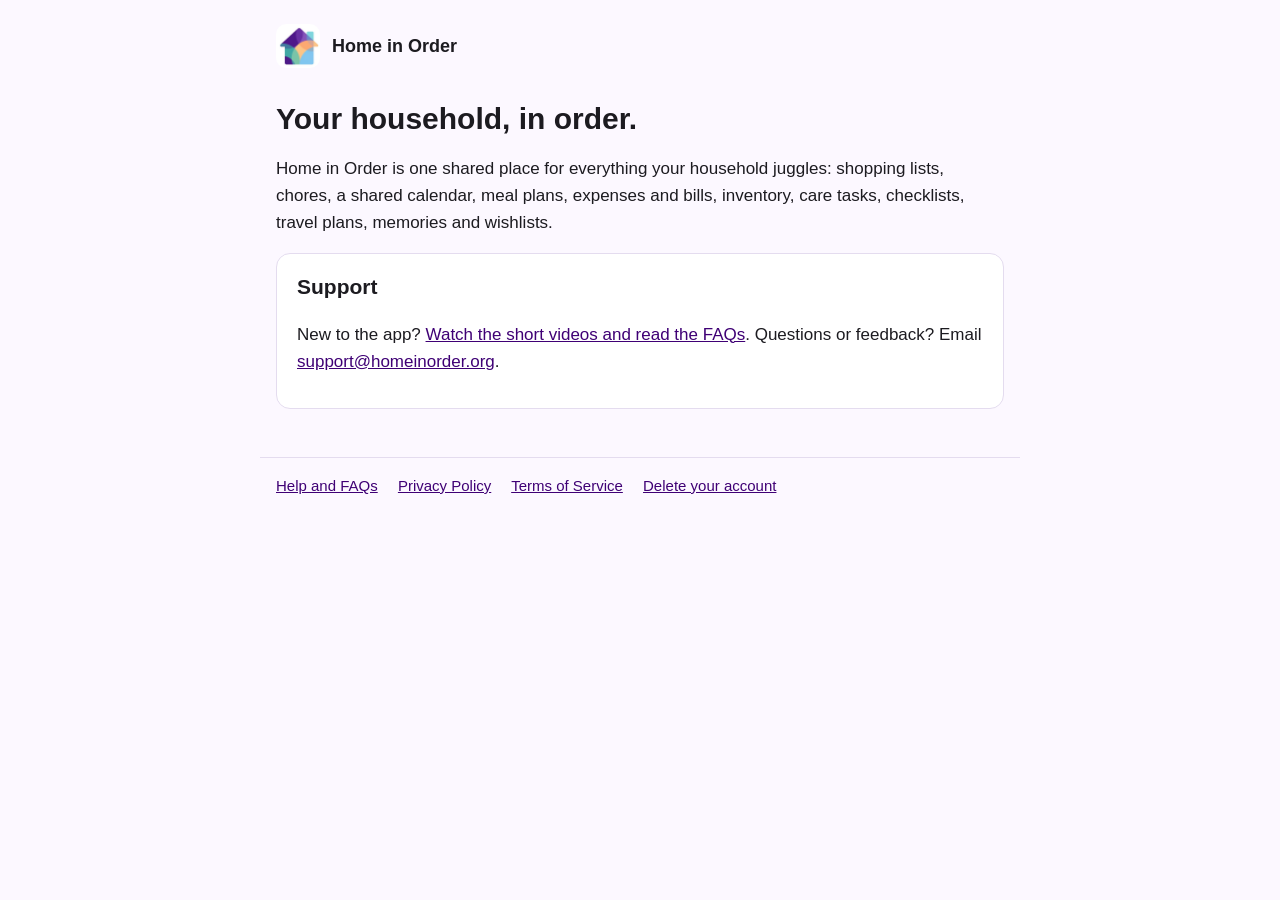
<file: index.html>
<!doctype html>
<html lang="en">
<head>
  <meta charset="utf-8">
  <meta name="viewport" content="width=device-width, initial-scale=1">
  <title>Home in Order</title>
  <meta name="description" content="Home in Order: one shared place for your household's shopping, chores, calendar, expenses and more.">
  <link rel="icon" href="logo.png">
  <link rel="stylesheet" href="styles.css">
</head>
<body>
  <header>
    <a href="./"><img src="logo.png" alt="">Home in Order</a>
  </header>

  <main>
    <h1>Your household, in order.</h1>
    <p>Home in Order is one shared place for everything your household juggles: shopping lists, chores, a shared calendar, meal plans, expenses and bills, inventory, care tasks, checklists, travel plans, memories and wishlists.</p>

    <div class="card">
      <h2 style="margin-top: 0">Support</h2>
      <p>New to the app? <a href="help.html">Watch the short videos and read the FAQs</a>. Questions or feedback? Email <a href="mailto:support@homeinorder.org">support@homeinorder.org</a>.</p>
    </div>
  </main>

  <footer>
    <a href="help.html">Help and FAQs</a>
    <a href="privacy.html">Privacy Policy</a>
    <a href="terms.html">Terms of Service</a>
    <a href="delete-account.html">Delete your account</a>
  </footer>
</body>
</html>
</file>
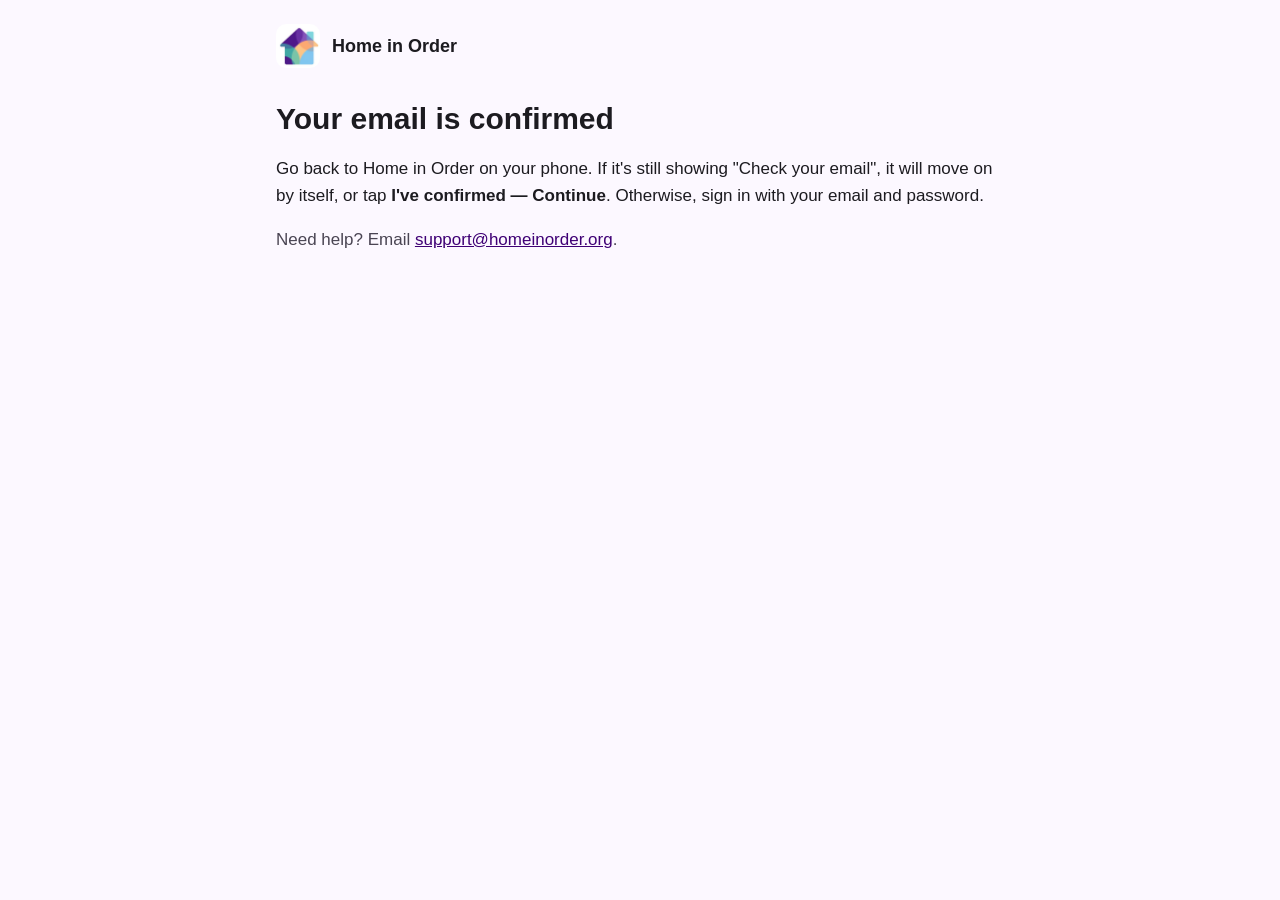
<file: auth/email-confirmed/index.html>
<!doctype html>
<html lang="en">
<head>
  <meta charset="utf-8">
  <meta name="viewport" content="width=device-width, initial-scale=1">
  <meta name="robots" content="noindex">
  <title>Email Confirmation | Home in Order</title>
  <link rel="icon" href="../../logo.png">
  <link rel="stylesheet" href="../../styles.css">
</head>
<body>
  <!-- Supabase sends signup confirmation links here. On Android with the app
       installed, App Links open the app instead (see /.well-known/assetlinks.json);
       this page is for computers, phones without the app, and in-app browsers. -->
  <header>
    <a href="../../"><img src="../../logo.png" alt="">Home in Order</a>
  </header>

  <main>
    <div id="confirmed">
      <h1>Your email is confirmed</h1>
      <p>Go back to Home in Order on your phone. If it's still showing "Check your email", it will move on by itself, or tap <strong>I've confirmed — Continue</strong>. Otherwise, sign in with your email and password.</p>
    </div>
    <div id="expired" hidden>
      <h1>This link has expired</h1>
      <p>This confirmation link has expired or was already used. Try signing in to Home in Order. If that doesn't work, sign up again to get a new link.</p>
    </div>
    <p class="updated">Need help? Email <a href="mailto:support@homeinorder.org">support@homeinorder.org</a>.</p>
  </main>

  <script>
    var params = new URLSearchParams(location.search + "&" + location.hash.slice(1));
    if (params.get("error")) {
      document.getElementById("confirmed").hidden = true;
      document.getElementById("expired").hidden = false;
    }
  </script>
</body>
</html>
</file>
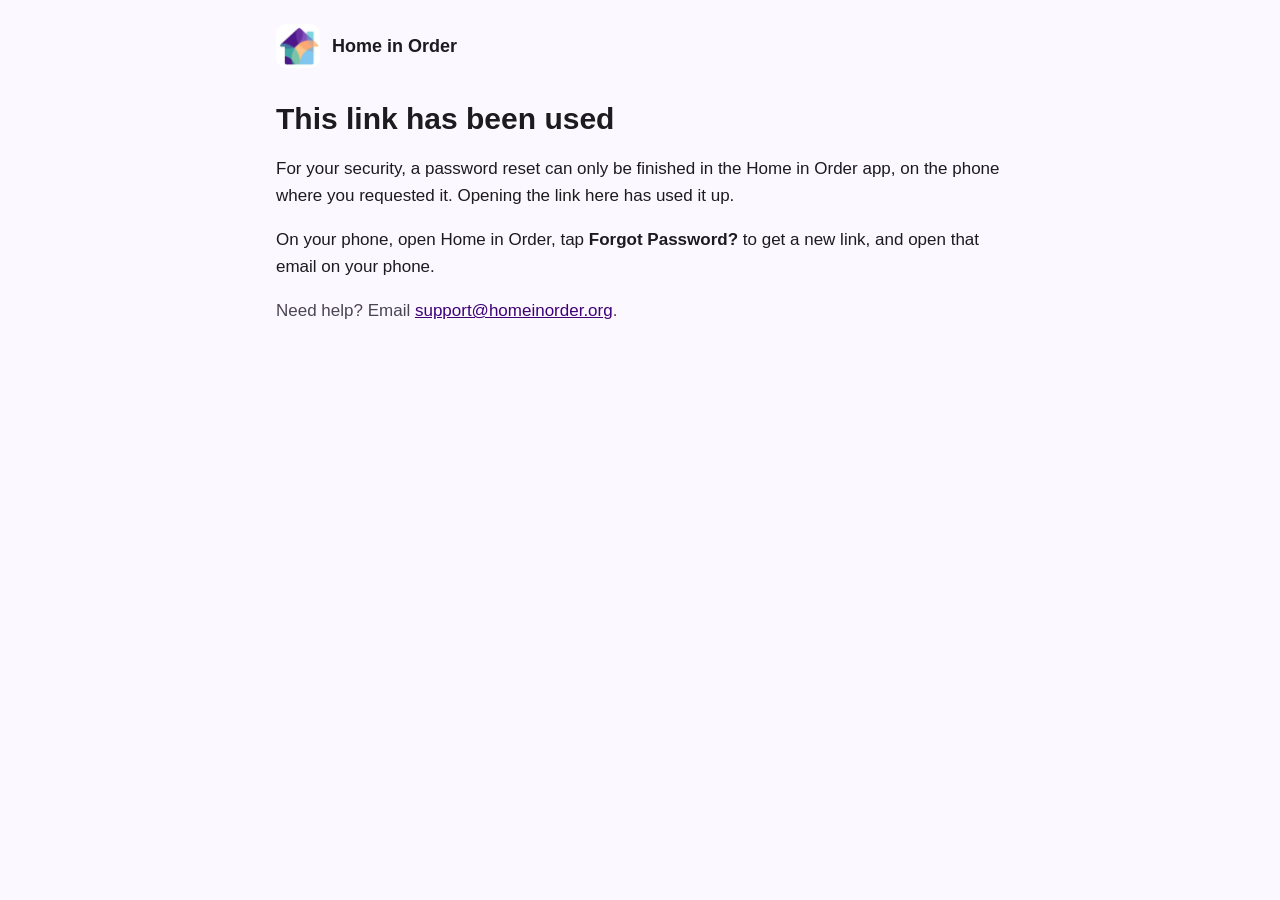
<file: auth/reset-password/index.html>
<!doctype html>
<html lang="en">
<head>
  <meta charset="utf-8">
  <meta name="viewport" content="width=device-width, initial-scale=1">
  <meta name="robots" content="noindex">
  <title>Reset Password | Home in Order</title>
  <link rel="icon" href="../../logo.png">
  <link rel="stylesheet" href="../../styles.css">
</head>
<body>
  <!-- Supabase sends password reset links here. On Android with the app
       installed, App Links open the app instead (see /.well-known/assetlinks.json).
       The reset can only finish in the app on the phone that requested it: the
       one-time code is paired with a secret stored there. Opening the email
       link anywhere uses it up, so on a computer the only way forward is a new
       link requested on the phone. -->
  <header>
    <a href="../../"><img src="../../logo.png" alt="">Home in Order</a>
  </header>

  <main>
    <div id="on-phone" hidden>
      <h1>Finish resetting in the app</h1>
      <p>If Home in Order didn't open, tap the button below. This only works on the phone where you requested the reset.</p>
    </div>
    <div id="on-computer">
      <h1>This link has been used</h1>
      <p>For your security, a password reset can only be finished in the Home in Order app, on the phone where you requested it. Opening the link here has used it up.</p>
      <p>On your phone, open Home in Order, tap <strong>Forgot Password?</strong> to get a new link, and open that email on your phone.</p>
    </div>
    <div id="expired" hidden>
      <h1>This link has expired</h1>
      <p>This reset link has expired or was already used. In the app, tap <strong>Forgot Password?</strong> on the sign-in screen to get a new one.</p>
    </div>
    <p id="open-app" hidden><a id="open-app-link" class="card" style="display:inline-block; text-decoration:none; font-weight:700" href="homeinorder://reset-password">Open the app</a></p>
    <p class="updated">Need help? Email <a href="mailto:support@homeinorder.org">support@homeinorder.org</a>.</p>
  </main>

  <script>
    var params = new URLSearchParams(location.search + "&" + location.hash.slice(1));
    var isPhone = /Android|iPhone|iPad|iPod/i.test(navigator.userAgent);
    if (params.get("error")) {
      document.getElementById("on-computer").hidden = true;
      document.getElementById("expired").hidden = false;
    } else if (isPhone) {
      // Likely an email app's built-in browser that didn't hand the link to
      // the app: pass the one-time code on to the app on this phone.
      document.getElementById("on-computer").hidden = true;
      document.getElementById("on-phone").hidden = false;
      document.getElementById("open-app").hidden = false;
      if (params.get("code")) {
        document.getElementById("open-app-link").href =
          "homeinorder://reset-password?code=" + encodeURIComponent(params.get("code"));
      }
    }
  </script>
</body>
</html>
</file>
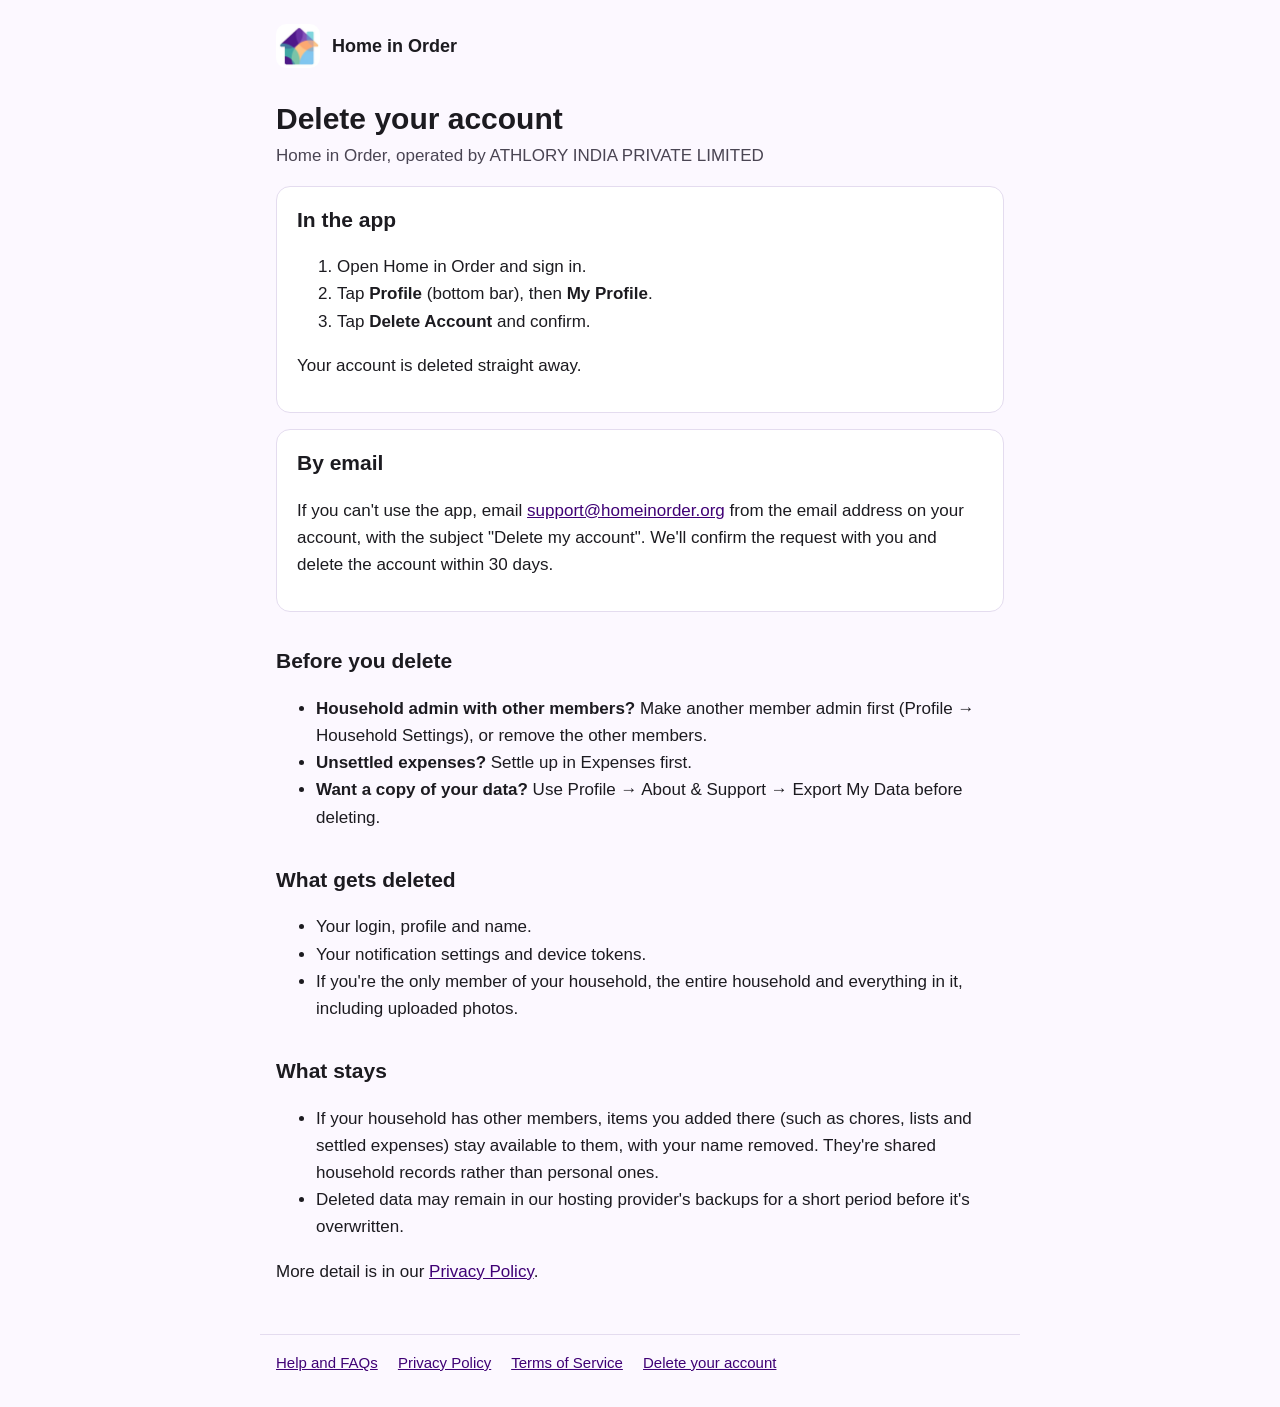
<file: delete-account.html>
<!doctype html>
<html lang="en">
<head>
  <meta charset="utf-8">
  <meta name="viewport" content="width=device-width, initial-scale=1">
  <title>Delete Your Account | Home in Order</title>
  <meta name="description" content="How to delete your Home in Order account and what happens to your data.">
  <link rel="icon" href="logo.png">
  <link rel="stylesheet" href="styles.css">
</head>
<body>
  <header>
    <a href="./"><img src="logo.png" alt="">Home in Order</a>
  </header>

  <main>
    <h1>Delete your account</h1>
    <p class="updated">Home in Order, operated by ATHLORY INDIA PRIVATE LIMITED</p>

    <div class="card">
      <h2 style="margin-top: 0">In the app</h2>
      <ol>
        <li>Open Home in Order and sign in.</li>
        <li>Tap <strong>Profile</strong> (bottom bar), then <strong>My Profile</strong>.</li>
        <li>Tap <strong>Delete Account</strong> and confirm.</li>
      </ol>
      <p>Your account is deleted straight away.</p>
    </div>

    <div class="card">
      <h2 style="margin-top: 0">By email</h2>
      <p>If you can't use the app, email <a href="mailto:support@homeinorder.org?subject=Delete%20my%20account">support@homeinorder.org</a> from the email address on your account, with the subject "Delete my account". We'll confirm the request with you and delete the account within 30 days.</p>
    </div>

    <h2>Before you delete</h2>
    <ul>
      <li><strong>Household admin with other members?</strong> Make another member admin first (Profile → Household Settings), or remove the other members.</li>
      <li><strong>Unsettled expenses?</strong> Settle up in Expenses first.</li>
      <li><strong>Want a copy of your data?</strong> Use Profile → About &amp; Support → Export My Data before deleting.</li>
    </ul>

    <h2>What gets deleted</h2>
    <ul>
      <li>Your login, profile and name.</li>
      <li>Your notification settings and device tokens.</li>
      <li>If you're the only member of your household, the entire household and everything in it, including uploaded photos.</li>
    </ul>

    <h2>What stays</h2>
    <ul>
      <li>If your household has other members, items you added there (such as chores, lists and settled expenses) stay available to them, with your name removed. They're shared household records rather than personal ones.</li>
      <li>Deleted data may remain in our hosting provider's backups for a short period before it's overwritten.</li>
    </ul>

    <p>More detail is in our <a href="privacy.html">Privacy Policy</a>.</p>
  </main>

  <footer>
    <a href="help.html">Help and FAQs</a>
    <a href="privacy.html">Privacy Policy</a>
    <a href="terms.html">Terms of Service</a>
    <a href="delete-account.html">Delete your account</a>
  </footer>
</body>
</html>
</file>
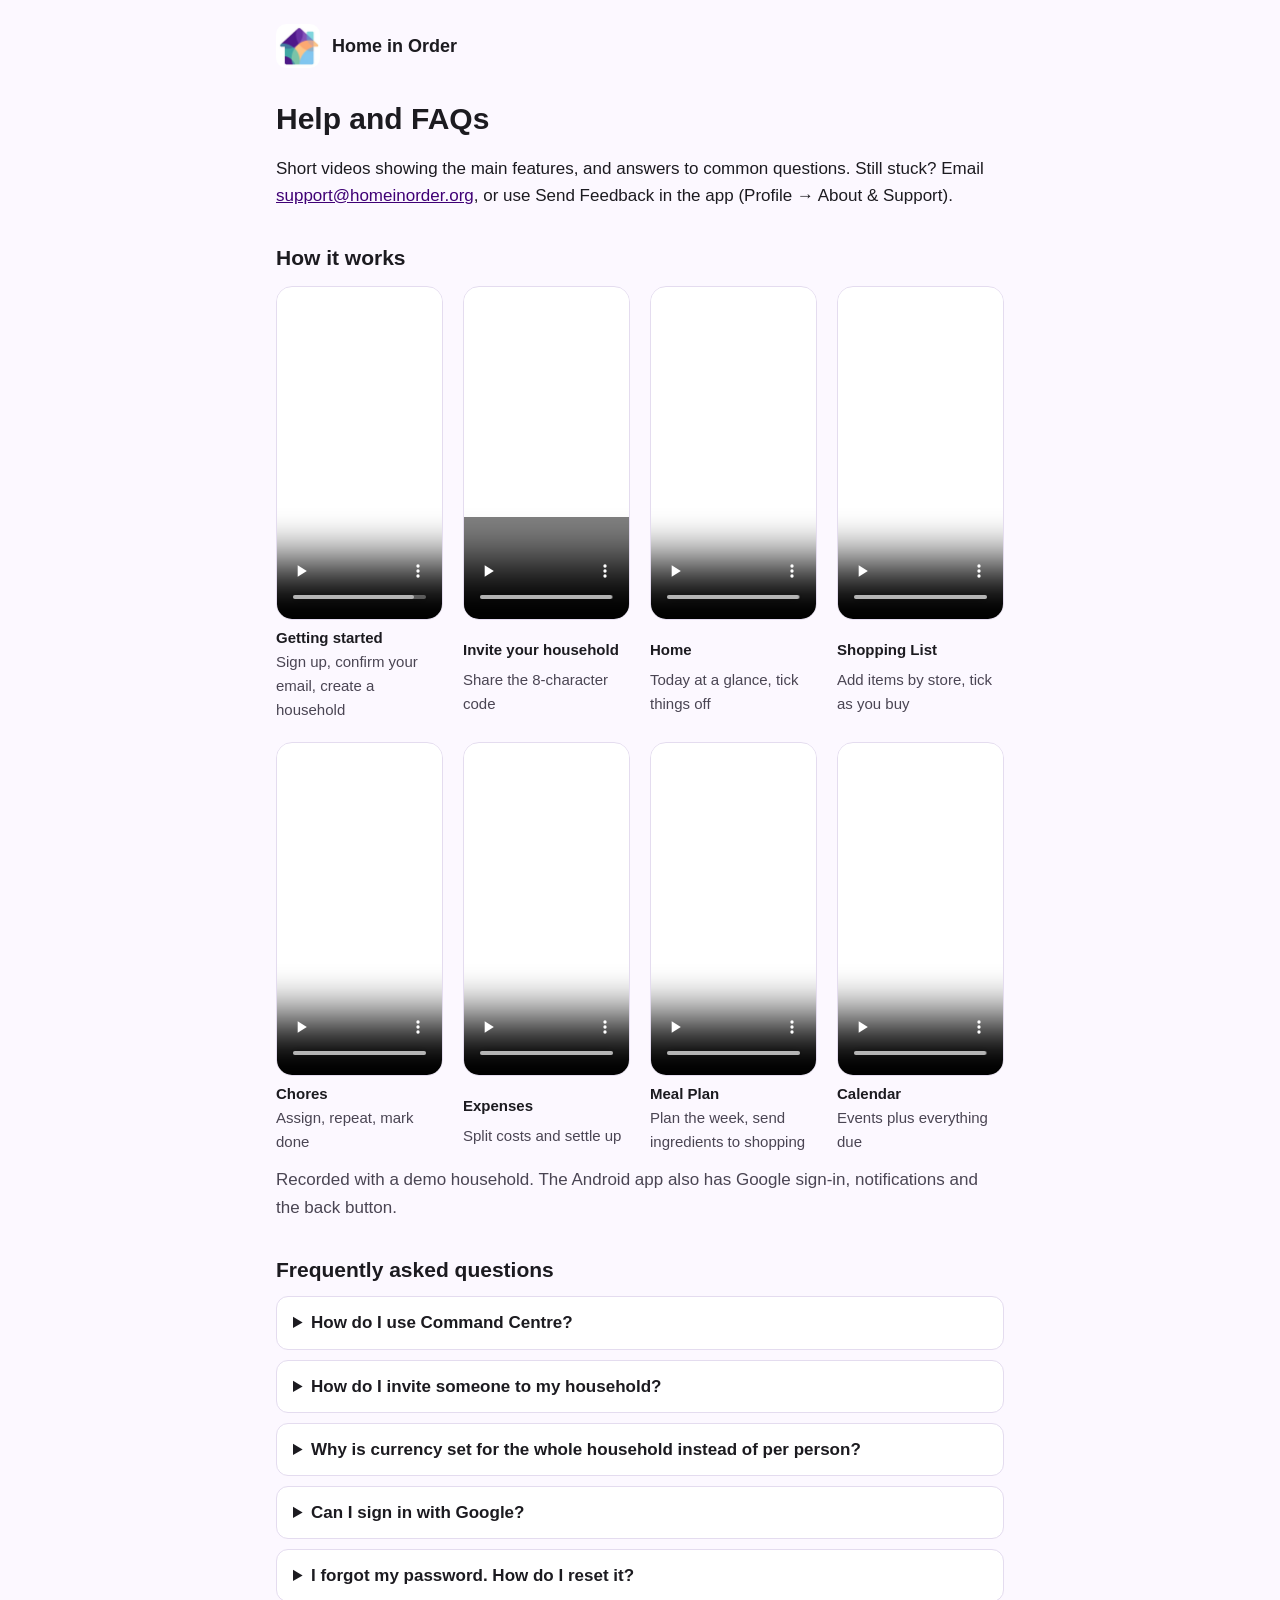
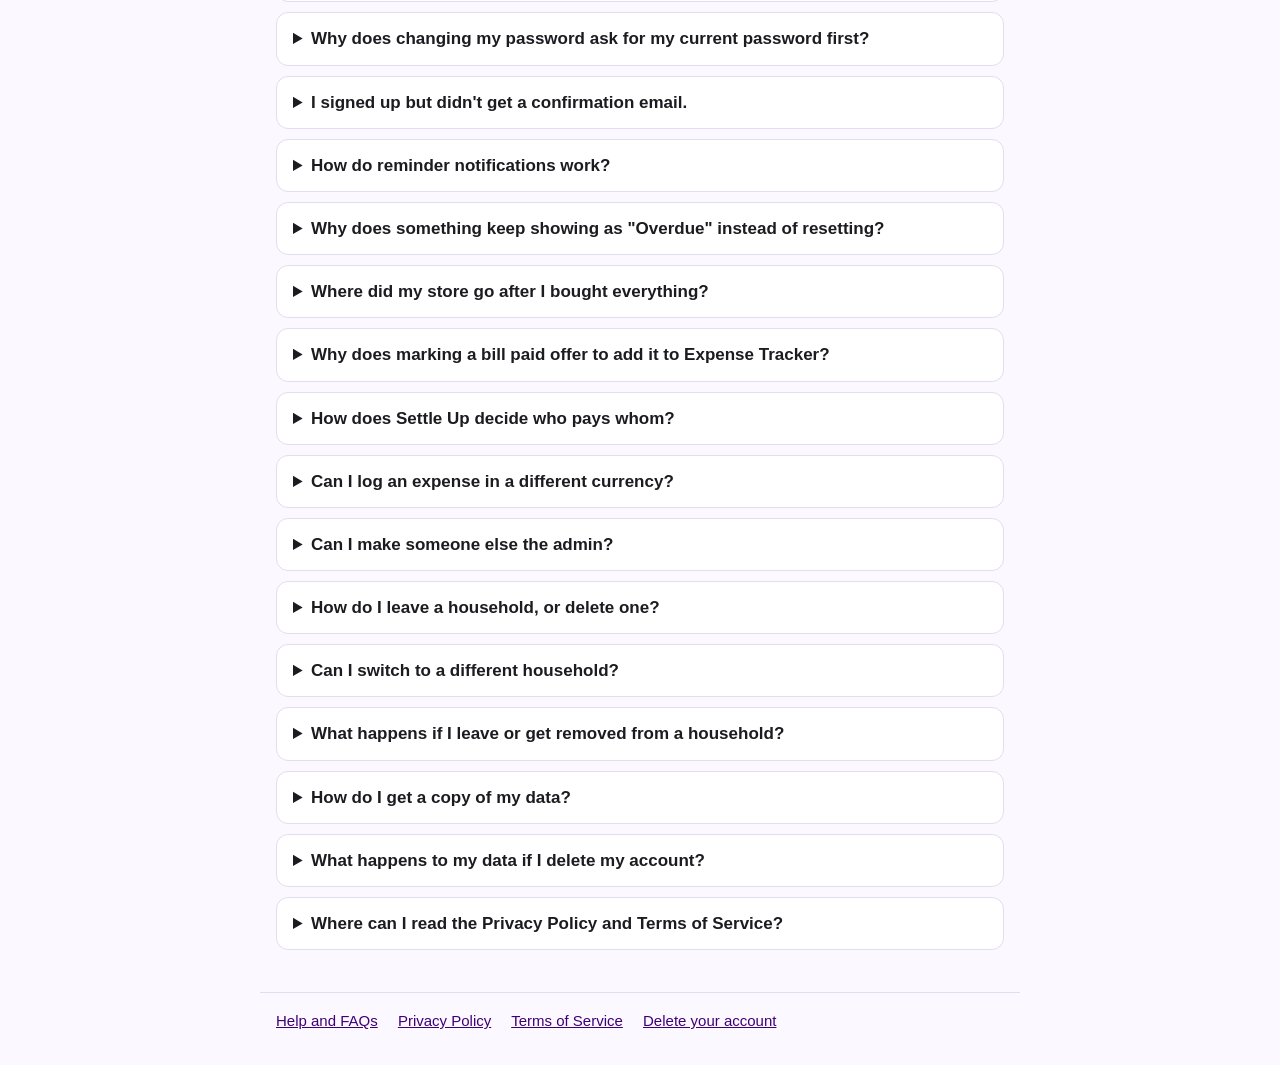
<file: help.html>
<!doctype html>
<html lang="en">
<head>
  <meta charset="utf-8">
  <meta name="viewport" content="width=device-width, initial-scale=1">
  <title>Help and FAQs | Home in Order</title>
  <meta name="description" content="How to use Home in Order: short videos and answers to common questions.">
  <link rel="icon" href="logo.png">
  <link rel="stylesheet" href="styles.css">
</head>
<body>
  <header>
    <a href="./"><img src="logo.png" alt="">Home in Order</a>
  </header>

  <main>
    <h1>Help and FAQs</h1>
    <p>Short videos showing the main features, and answers to common questions. Still stuck? Email <a href="mailto:support@homeinorder.org">support@homeinorder.org</a>, or use Send Feedback in the app (Profile → About &amp; Support).</p>

    <h2>How it works</h2>
    <div class="videos">
      <figure>
        <video src="videos/01-getting-started.webm#t=2" controls preload="metadata" playsinline></video>
        <figcaption><strong>Getting started</strong><span>Sign up, confirm your email, create a household</span></figcaption>
      </figure>
      <figure>
        <video src="videos/02-invite-household.webm#t=2" controls preload="metadata" playsinline></video>
        <figcaption><strong>Invite your household</strong><span>Share the 8-character code</span></figcaption>
      </figure>
      <figure>
        <video src="videos/03-home-dashboard.webm#t=2" controls preload="metadata" playsinline></video>
        <figcaption><strong>Home</strong><span>Today at a glance, tick things off</span></figcaption>
      </figure>
      <figure>
        <video src="videos/04-shopping-list.webm#t=2" controls preload="metadata" playsinline></video>
        <figcaption><strong>Shopping List</strong><span>Add items by store, tick as you buy</span></figcaption>
      </figure>
      <figure>
        <video src="videos/05-chores.webm#t=2" controls preload="metadata" playsinline></video>
        <figcaption><strong>Chores</strong><span>Assign, repeat, mark done</span></figcaption>
      </figure>
      <figure>
        <video src="videos/06-expenses.webm#t=2" controls preload="metadata" playsinline></video>
        <figcaption><strong>Expenses</strong><span>Split costs and settle up</span></figcaption>
      </figure>
      <figure>
        <video src="videos/07-meal-plan.webm#t=2" controls preload="metadata" playsinline></video>
        <figcaption><strong>Meal Plan</strong><span>Plan the week, send ingredients to shopping</span></figcaption>
      </figure>
      <figure>
        <video src="videos/08-calendar.webm#t=2" controls preload="metadata" playsinline></video>
        <figcaption><strong>Calendar</strong><span>Events plus everything due</span></figcaption>
      </figure>
    </div>
    <p class="updated">Recorded with a demo household. The Android app also has Google sign-in, notifications and the back button.</p>

    <h2>Frequently asked questions</h2>
    <div class="faqs">
    <details>
      <summary>How do I use Command Centre?</summary>
      <p>Command Centre is your hub for every pillar — tap any tile to open it. Here&#x27;s what each one does:</p><p>Shopping List — Track your main shopping list by store, plus set one-off reminders for things to buy later.</p><p>Chores — Assign and schedule household chores, from one-time to recurring, with a clear view of what&#x27;s due today.</p><p>Meal Plan — Plan meals by day and meal type for the week, and push ingredients straight to your Shopping List.</p><p>Calendar — See everything with a date in one place — your own events plus read-only mirrors of chores, bills, and more.</p><p>Expenses — Log and split shared costs, track running balances, and settle up.</p><p>Bills/Payments — Track recurring and one-time bills so nothing&#x27;s missed, with the option to log a payment as an expense too.</p><p>Inventory — Keep a simple stocktake of household items with optional restock reminders.</p><p>Care — Schedule pet, kid, elderly, and personal care tasks, and track personal habits.</p><p>Checklist — Build reusable checklists from templates, like packing lists, event planning, or a plain to-do list.</p><p>Travel — Plan trips with a packing checklist and a day-by-day itinerary.</p><p>Memories — Save family milestones and photos to a shared timeline.</p><p>Wishlist — Track things you or the household want, with optional achieve-by dates and reminders.</p>
    </details>
    <details>
      <summary>How do I invite someone to my household?</summary>
      <p>From Household Settings (admin only), share the invite code shown there. It&#x27;s valid for 24 hours, and you can generate a fresh one anytime.</p>
    </details>
    <details>
      <summary>Why is currency set for the whole household instead of per person?</summary>
      <p>Splitting expenses and settling up only work if everyone&#x27;s amounts are in the same currency. Any member can see it; only the admin can change it, in Household Settings.</p>
    </details>
    <details>
      <summary>Can I sign in with Google?</summary>
      <p>Yes, in the Android app (not on the web version). If you already have an account with the same Gmail address, Google signs you into that same account, so both ways work. If you only ever use Google, you won&#x27;t have a password; to add one, use Forgot Password? on the sign-in screen.</p>
    </details>
    <details>
      <summary>I forgot my password. How do I reset it?</summary>
      <p>Tap Forgot Password? on the sign-in screen and enter your email. Open the email on the same phone where you requested it, with Home in Order installed, and tap the link: the app opens so you can choose a new password. For security, the link only works on that phone, can be used only once (opening it on a computer first uses it up), and expires after a while; if it&#x27;s used or expired, request a new one.</p>
    </details>
    <details>
      <summary>Why does changing my password ask for my current password first?</summary>
      <p>It&#x27;s a safety check, so someone with your phone unlocked can&#x27;t change your password without knowing it. New passwords need at least 8 characters, with a lowercase and an uppercase letter, a number, and a special character.</p>
    </details>
    <details>
      <summary>I signed up but didn&#x27;t get a confirmation email.</summary>
      <p>It comes from no-reply@homeinorder.org, so check your spam or promotions folder. Opening the link on your phone takes you back into the app to sign in; opening it on a computer still confirms your email. If you signed up with Google, there&#x27;s no email to confirm.</p>
    </details>
    <details>
      <summary>How do reminder notifications work?</summary>
      <p>You&#x27;ll get a notification for chores, bills and care tasks that are due or overdue, plus any reminder date you&#x27;ve set in Shopping List, Inventory, Wishlist, Checklist or Travel. Reminders arrive from 7:00 am in your own time zone, which the app picks up from your phone automatically. Each item is notified once, not every day. Notifications only work in the phone app, not on the web. Newer phones ask for permission the first time; you can turn reminders off anytime in App Settings.</p>
    </details>
    <details>
      <summary>Why does something keep showing as &quot;Overdue&quot; instead of resetting?</summary>
      <p>That&#x27;s deliberate: a missed chore, bill or care task stays flagged rather than quietly rolling forward. To skip catching up one occurrence at a time, use Clear &amp; Resume (next to Snooze) to jump to the current cycle without marking anything done. If a lot has piled up, a Clear &amp; Resume All option appears at the top of the list.</p>
    </details>
    <details>
      <summary>Where did my store go after I bought everything?</summary>
      <p>A store stays in Today&#x27;s Trips, marked All bought, for the rest of the day you finish it. After that, you can still open any store&#x27;s list: tap + Add Item, then View list next to the store.</p>
    </details>
    <details>
      <summary>Why does marking a bill paid offer to add it to Expense Tracker?</summary>
      <p>So you don&#x27;t have to enter the same payment twice. It&#x27;s optional: tap Add to create a household expense with the amount and category filled in, or Skip. It only appears when the bill has an amount set.</p>
    </details>
    <details>
      <summary>How does Settle Up decide who pays whom?</summary>
      <p>It works out the fewest payments needed to clear every balance at once, so you may not see a direct &quot;you owe them&quot; line for every pair. Confirming settles all unsettled expenses together.</p>
    </details>
    <details>
      <summary>Can I log an expense in a different currency?</summary>
      <p>Yes. On Add Expense, tap Paid in a different currency? below the amount (shown once your household has a currency set). Enter what you paid in that currency and it&#x27;s converted at a live exchange rate. Only the converted amount is saved.</p>
    </details>
    <details>
      <summary>Can I make someone else the admin?</summary>
      <p>Yes. In Household Settings, the admin can tap Make Admin next to a member: you swap roles and both stay in the household. If you want to leave instead, Leave Household asks you to choose the new admin first.</p>
    </details>
    <details>
      <summary>How do I leave a household, or delete one?</summary>
      <p>Both are in Household Settings. Members can leave anytime; the admin picks a new admin as part of leaving. Deleting the household is only possible once you&#x27;re its only member, and it permanently removes everything in it, including photos.</p>
    </details>
    <details>
      <summary>Can I switch to a different household?</summary>
      <p>Only if you&#x27;re the only member of your current one: in Household Settings, use Join a Different Household with an invite code. This permanently deletes your current household and everything in it. To keep both, sign up with a different account for the new one.</p>
    </details>
    <details>
      <summary>What happens if I leave or get removed from a household?</summary>
      <p>You lose access to that household&#x27;s shared data, which stays with the household. If you were removed, you&#x27;ll see a notice the next time you sign in.</p>
    </details>
    <details>
      <summary>How do I get a copy of my data?</summary>
      <p>Go to Profile, then About &amp; Support, and tap Download next to Export My Data. You&#x27;ll get a file with your profile and everything you&#x27;ve created or been assigned, across every part of the app.</p>
    </details>
    <details>
      <summary>What happens to my data if I delete my account?</summary>
      <p>Delete your account from Profile, then My Profile. Your login and profile are removed straight away. Items you added to a household that still has other members stay for them, with your name taken off. If you&#x27;re the only member, the whole household is deleted, including photos. If you&#x27;re the admin and others remain, or you have an unsettled expense balance, the app asks you to sort that out first. You can export your data beforehand, and you can also request deletion by email at homeinorder.org/delete-account.html.</p>
    </details>
    <details>
      <summary>Where can I read the Privacy Policy and Terms of Service?</summary>
      <p>Tap Privacy Policy or Terms of Service above, or visit homeinorder.org. They explain what we collect, why, and the rules for using the app.</p>
    </details>
    </div>
  </main>

  <footer>
    <a href="help.html">Help and FAQs</a>
    <a href="privacy.html">Privacy Policy</a>
    <a href="terms.html">Terms of Service</a>
    <a href="delete-account.html">Delete your account</a>
  </footer>
</body>
</html>
</file>
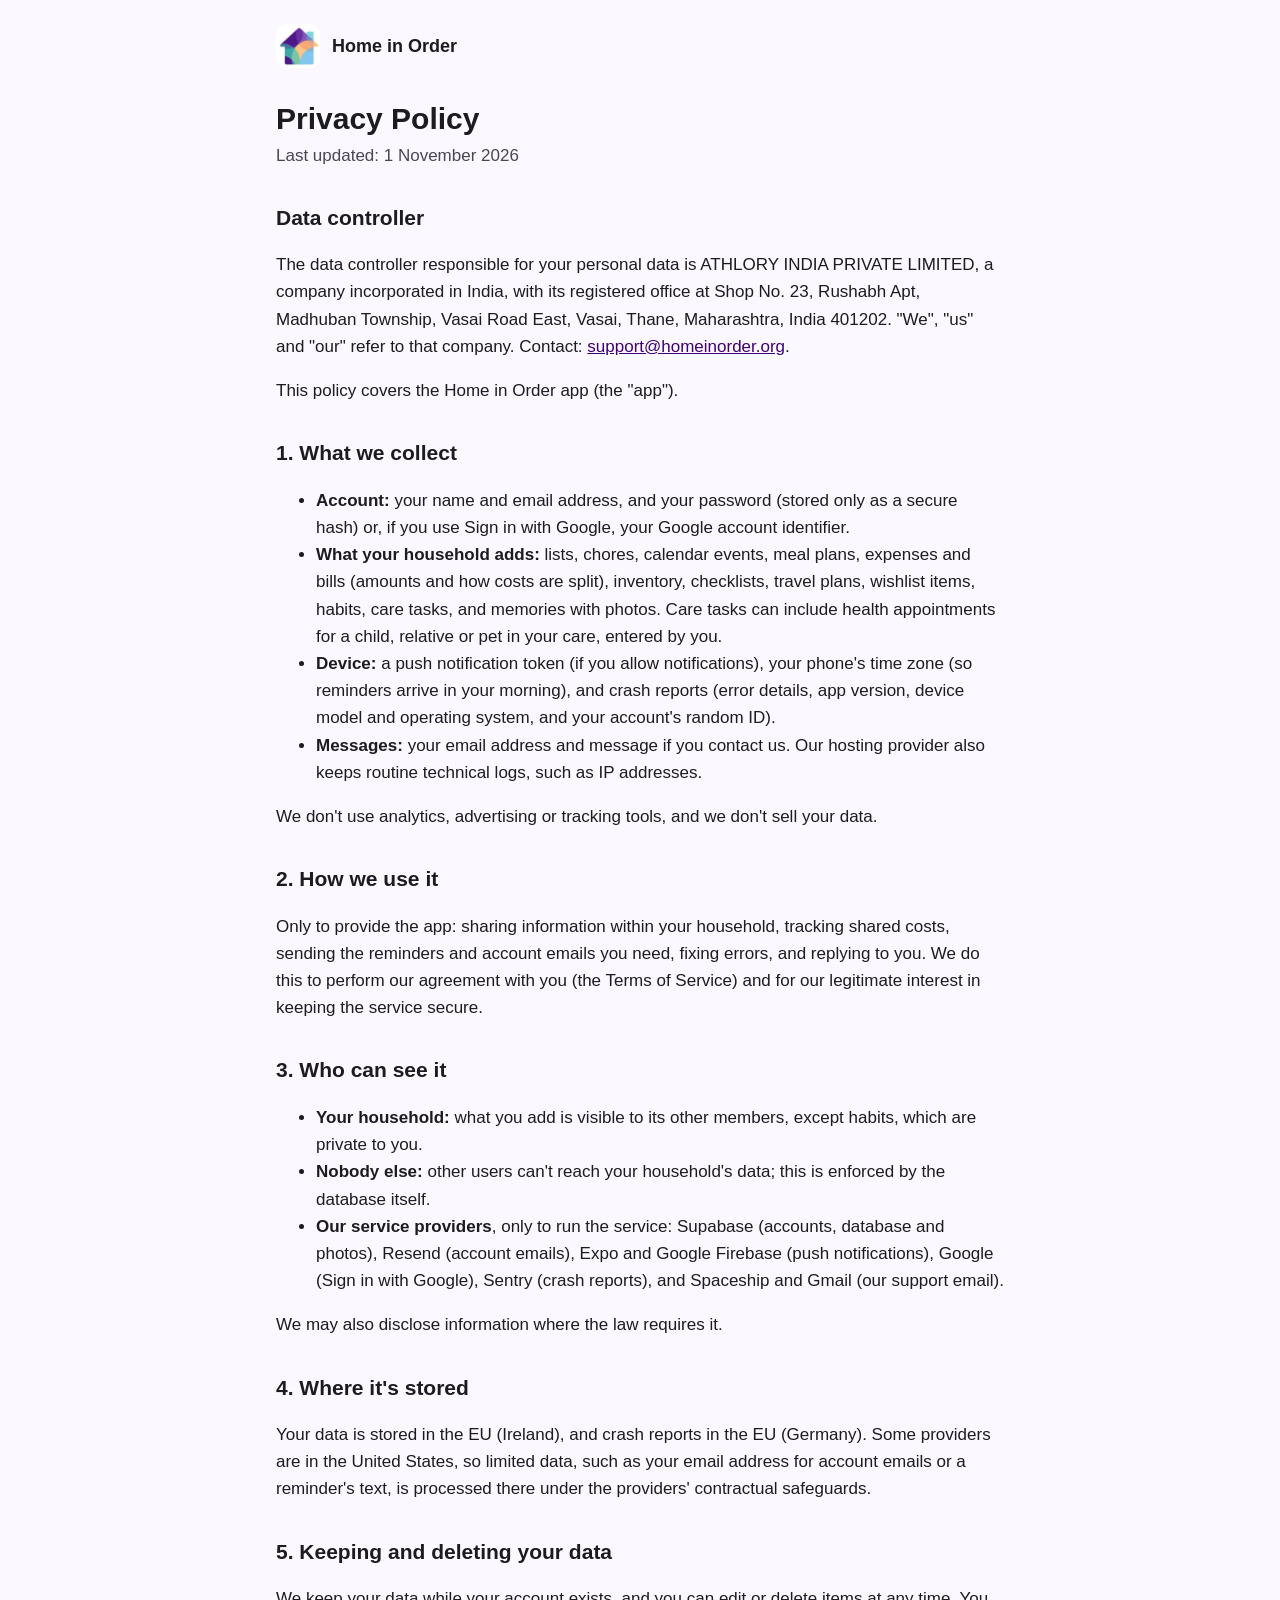
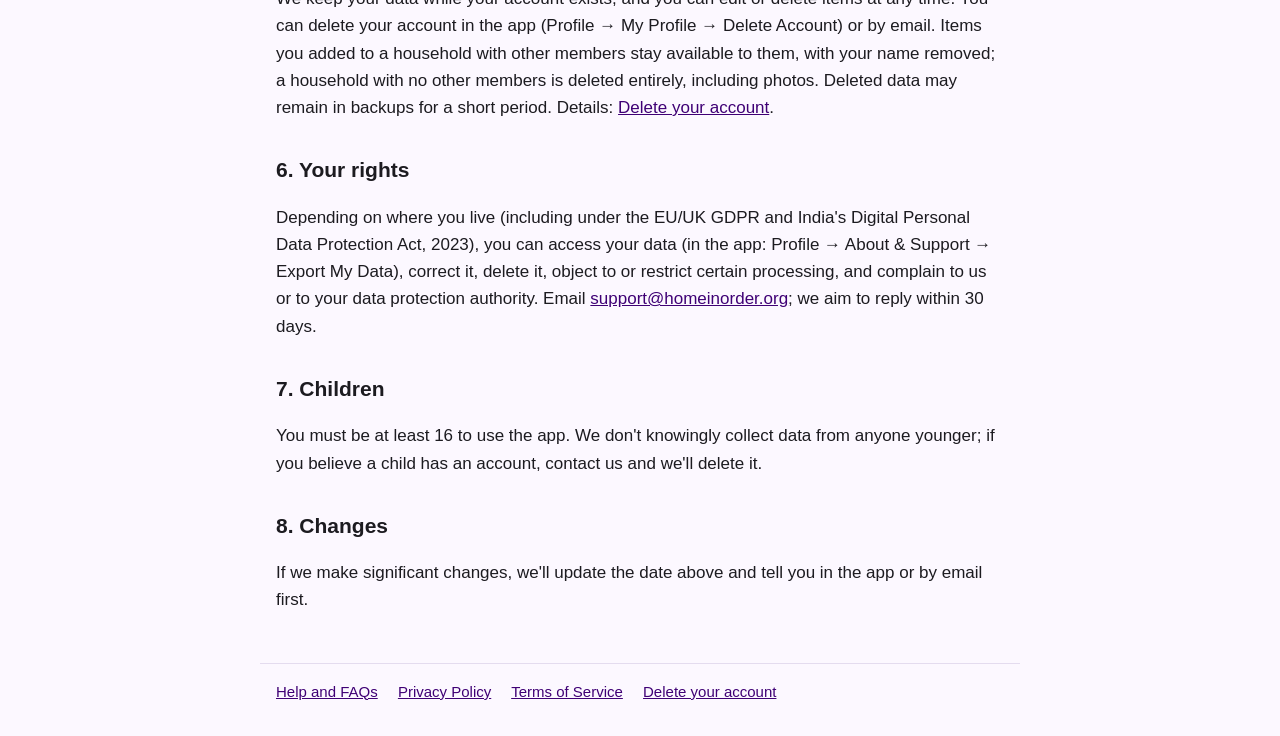
<file: privacy.html>
<!doctype html>
<html lang="en">
<head>
  <meta charset="utf-8">
  <meta name="viewport" content="width=device-width, initial-scale=1">
  <title>Privacy Policy | Home in Order</title>
  <meta name="description" content="How Home in Order collects, uses and protects your information.">
  <link rel="icon" href="logo.png">
  <link rel="stylesheet" href="styles.css">
</head>
<body>
  <header>
    <a href="./"><img src="logo.png" alt="">Home in Order</a>
  </header>

  <main>
    <h1>Privacy Policy</h1>
    <p class="updated">Last updated: 1 November 2026</p>

    <h2>Data controller</h2>
    <p>The data controller responsible for your personal data is ATHLORY INDIA PRIVATE LIMITED, a company incorporated in India, with its registered office at Shop No. 23, Rushabh Apt, Madhuban Township, Vasai Road East, Vasai, Thane, Maharashtra, India 401202. "We", "us" and "our" refer to that company. Contact: <a href="mailto:support@homeinorder.org">support@homeinorder.org</a>.</p>
    <p>This policy covers the Home in Order app (the "app").</p>

    <h2>1. What we collect</h2>
    <ul>
      <li><strong>Account:</strong> your name and email address, and your password (stored only as a secure hash) or, if you use Sign in with Google, your Google account identifier.</li>
      <li><strong>What your household adds:</strong> lists, chores, calendar events, meal plans, expenses and bills (amounts and how costs are split), inventory, checklists, travel plans, wishlist items, habits, care tasks, and memories with photos. Care tasks can include health appointments for a child, relative or pet in your care, entered by you.</li>
      <li><strong>Device:</strong> a push notification token (if you allow notifications), your phone's time zone (so reminders arrive in your morning), and crash reports (error details, app version, device model and operating system, and your account's random ID).</li>
      <li><strong>Messages:</strong> your email address and message if you contact us. Our hosting provider also keeps routine technical logs, such as IP addresses.</li>
    </ul>
    <p>We don't use analytics, advertising or tracking tools, and we don't sell your data.</p>

    <h2>2. How we use it</h2>
    <p>Only to provide the app: sharing information within your household, tracking shared costs, sending the reminders and account emails you need, fixing errors, and replying to you. We do this to perform our agreement with you (the Terms of Service) and for our legitimate interest in keeping the service secure.</p>

    <h2>3. Who can see it</h2>
    <ul>
      <li><strong>Your household:</strong> what you add is visible to its other members, except habits, which are private to you.</li>
      <li><strong>Nobody else:</strong> other users can't reach your household's data; this is enforced by the database itself.</li>
      <li><strong>Our service providers</strong>, only to run the service: Supabase (accounts, database and photos), Resend (account emails), Expo and Google Firebase (push notifications), Google (Sign in with Google), Sentry (crash reports), and Spaceship and Gmail (our support email).</li>
    </ul>
    <p>We may also disclose information where the law requires it.</p>

    <h2>4. Where it's stored</h2>
    <p>Your data is stored in the EU (Ireland), and crash reports in the EU (Germany). Some providers are in the United States, so limited data, such as your email address for account emails or a reminder's text, is processed there under the providers' contractual safeguards.</p>

    <h2>5. Keeping and deleting your data</h2>
    <p>We keep your data while your account exists, and you can edit or delete items at any time. You can delete your account in the app (Profile → My Profile → Delete Account) or by email. Items you added to a household with other members stay available to them, with your name removed; a household with no other members is deleted entirely, including photos. Deleted data may remain in backups for a short period. Details: <a href="delete-account.html">Delete your account</a>.</p>

    <h2>6. Your rights</h2>
    <p>Depending on where you live (including under the EU/UK GDPR and India's Digital Personal Data Protection Act, 2023), you can access your data (in the app: Profile → About &amp; Support → Export My Data), correct it, delete it, object to or restrict certain processing, and complain to us or to your data protection authority. Email <a href="mailto:support@homeinorder.org">support@homeinorder.org</a>; we aim to reply within 30 days.</p>

    <h2>7. Children</h2>
    <p>You must be at least 16 to use the app. We don't knowingly collect data from anyone younger; if you believe a child has an account, contact us and we'll delete it.</p>

    <h2>8. Changes</h2>
    <p>If we make significant changes, we'll update the date above and tell you in the app or by email first.</p>
  </main>

  <footer>
    <a href="help.html">Help and FAQs</a>
    <a href="privacy.html">Privacy Policy</a>
    <a href="terms.html">Terms of Service</a>
    <a href="delete-account.html">Delete your account</a>
  </footer>
</body>
</html>
</file>
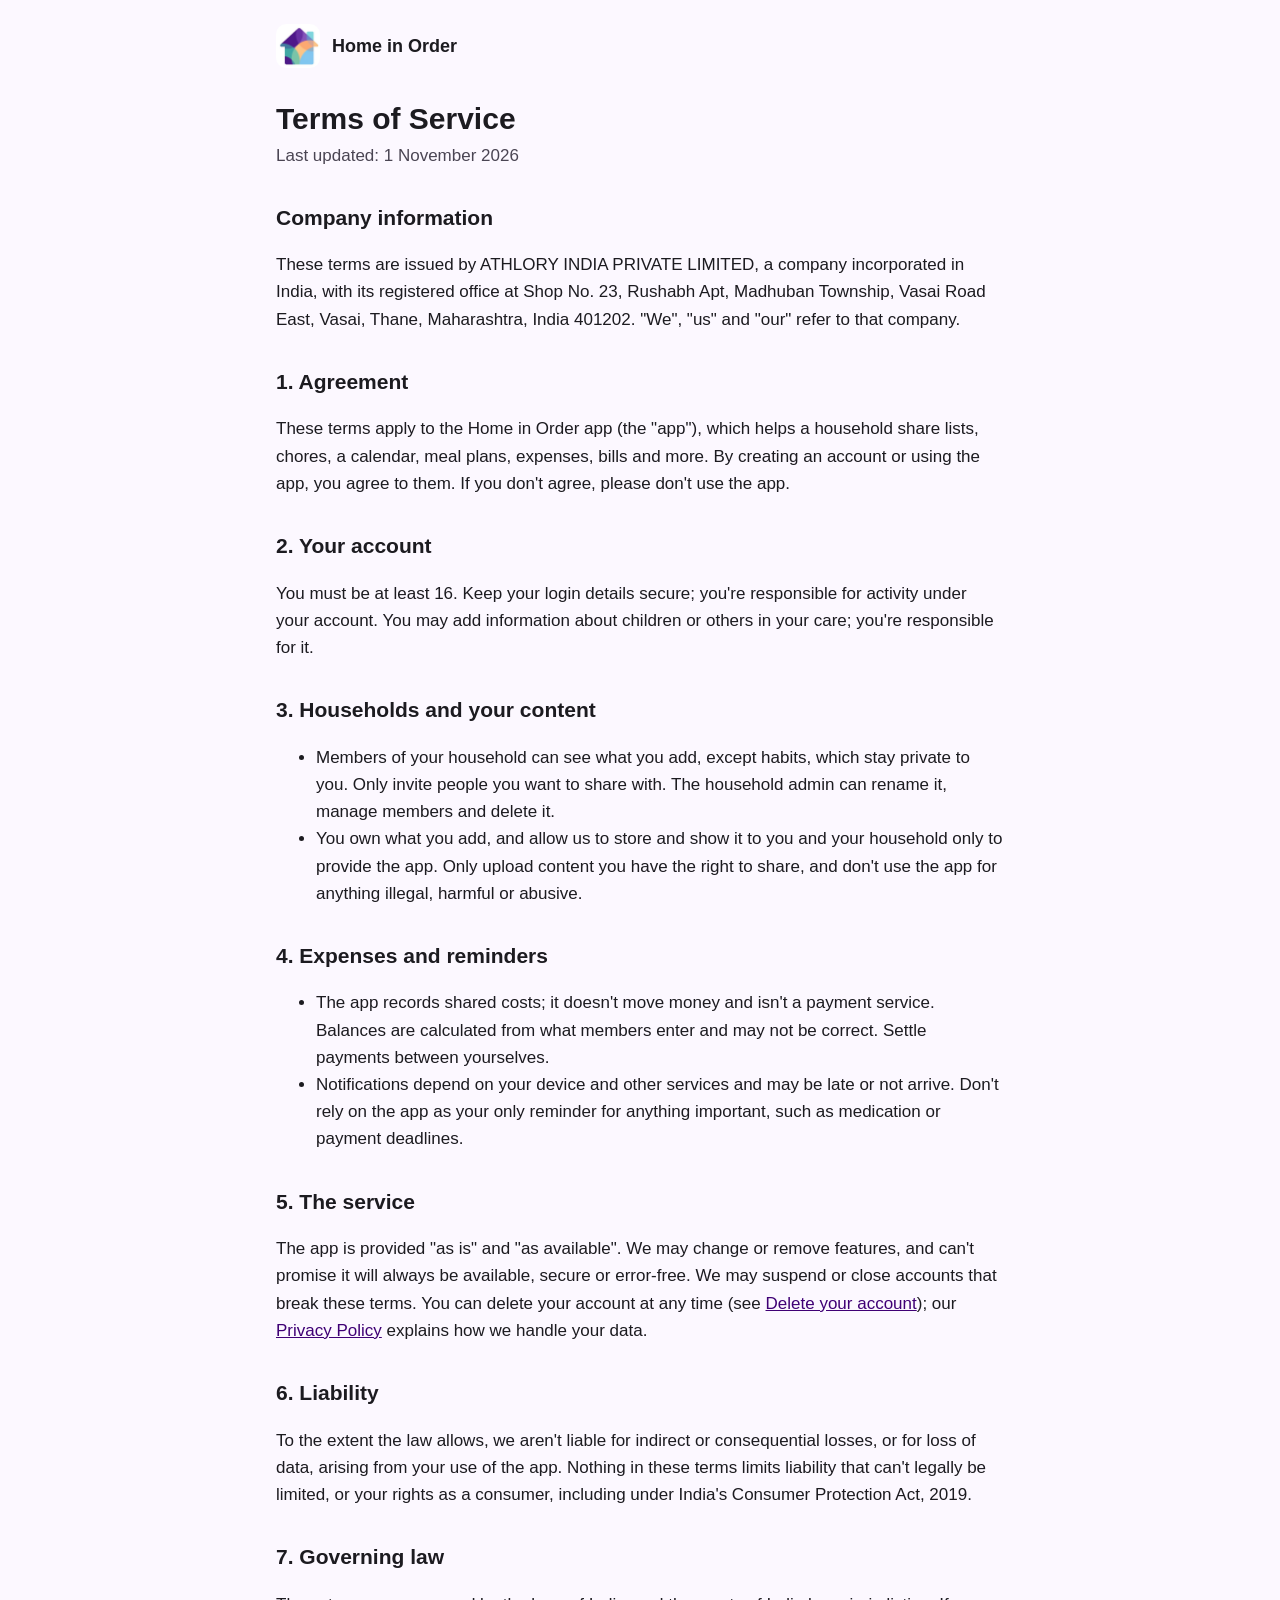
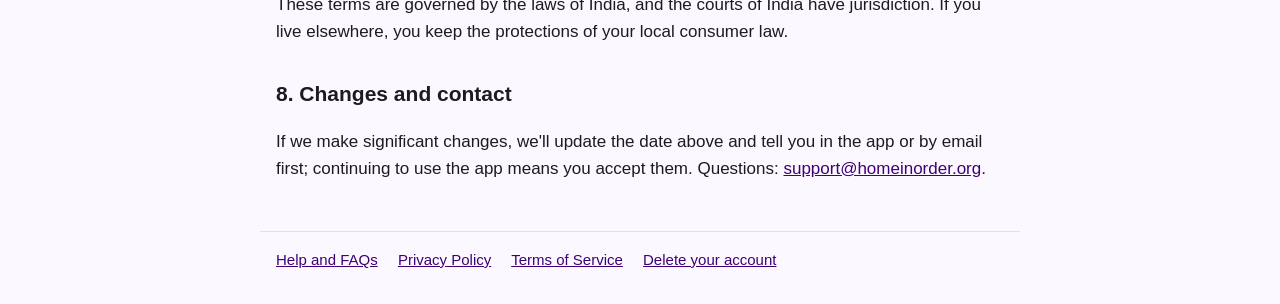
<file: terms.html>
<!doctype html>
<html lang="en">
<head>
  <meta charset="utf-8">
  <meta name="viewport" content="width=device-width, initial-scale=1">
  <title>Terms of Service | Home in Order</title>
  <meta name="description" content="The terms for using Home in Order.">
  <link rel="icon" href="logo.png">
  <link rel="stylesheet" href="styles.css">
</head>
<body>
  <header>
    <a href="./"><img src="logo.png" alt="">Home in Order</a>
  </header>

  <main>
    <h1>Terms of Service</h1>
    <p class="updated">Last updated: 1 November 2026</p>

    <h2>Company information</h2>
    <p>These terms are issued by ATHLORY INDIA PRIVATE LIMITED, a company incorporated in India, with its registered office at Shop No. 23, Rushabh Apt, Madhuban Township, Vasai Road East, Vasai, Thane, Maharashtra, India 401202. "We", "us" and "our" refer to that company.</p>

    <h2>1. Agreement</h2>
    <p>These terms apply to the Home in Order app (the "app"), which helps a household share lists, chores, a calendar, meal plans, expenses, bills and more. By creating an account or using the app, you agree to them. If you don't agree, please don't use the app.</p>

    <h2>2. Your account</h2>
    <p>You must be at least 16. Keep your login details secure; you're responsible for activity under your account. You may add information about children or others in your care; you're responsible for it.</p>

    <h2>3. Households and your content</h2>
    <ul>
      <li>Members of your household can see what you add, except habits, which stay private to you. Only invite people you want to share with. The household admin can rename it, manage members and delete it.</li>
      <li>You own what you add, and allow us to store and show it to you and your household only to provide the app. Only upload content you have the right to share, and don't use the app for anything illegal, harmful or abusive.</li>
    </ul>

    <h2>4. Expenses and reminders</h2>
    <ul>
      <li>The app records shared costs; it doesn't move money and isn't a payment service. Balances are calculated from what members enter and may not be correct. Settle payments between yourselves.</li>
      <li>Notifications depend on your device and other services and may be late or not arrive. Don't rely on the app as your only reminder for anything important, such as medication or payment deadlines.</li>
    </ul>

    <h2>5. The service</h2>
    <p>The app is provided "as is" and "as available". We may change or remove features, and can't promise it will always be available, secure or error-free. We may suspend or close accounts that break these terms. You can delete your account at any time (see <a href="delete-account.html">Delete your account</a>); our <a href="privacy.html">Privacy Policy</a> explains how we handle your data.</p>

    <h2>6. Liability</h2>
    <p>To the extent the law allows, we aren't liable for indirect or consequential losses, or for loss of data, arising from your use of the app. Nothing in these terms limits liability that can't legally be limited, or your rights as a consumer, including under India's Consumer Protection Act, 2019.</p>

    <h2>7. Governing law</h2>
    <p>These terms are governed by the laws of India, and the courts of India have jurisdiction. If you live elsewhere, you keep the protections of your local consumer law.</p>

    <h2>8. Changes and contact</h2>
    <p>If we make significant changes, we'll update the date above and tell you in the app or by email first; continuing to use the app means you accept them. Questions: <a href="mailto:support@homeinorder.org">support@homeinorder.org</a>.</p>
  </main>

  <footer>
    <a href="help.html">Help and FAQs</a>
    <a href="privacy.html">Privacy Policy</a>
    <a href="terms.html">Terms of Service</a>
    <a href="delete-account.html">Delete your account</a>
  </footer>
</body>
</html>
</file>
<file: styles.css>
:root {
  --bg: #fcf8ff;
  --surface: #ffffff;
  --text: #1c1b20;
  --muted: #4a4553;
  --primary: #3f0075;
  --border: #e4dcef;
}

@media (prefers-color-scheme: dark) {
  :root {
    --bg: #141218;
    --surface: #1d1a22;
    --text: #ece6f0;
    --muted: #c9c1d4;
    --primary: #d7b9ff;
    --border: #36303f;
  }
}

* {
  box-sizing: border-box;
}

body {
  margin: 0;
  background: var(--bg);
  color: var(--text);
  font-family: -apple-system, BlinkMacSystemFont, "Segoe UI", Roboto, Helvetica, Arial, sans-serif;
  font-size: 17px;
  line-height: 1.6;
}

header,
main,
footer {
  max-width: 760px;
  margin: 0 auto;
  padding: 0 16px;
}

header {
  padding-top: 24px;
  display: flex;
  align-items: center;
  gap: 12px;
}

header a {
  display: flex;
  align-items: center;
  gap: 12px;
  color: var(--text);
  text-decoration: none;
  font-weight: 700;
  font-size: 18px;
}

header img {
  width: 44px;
  height: 44px;
  border-radius: 10px;
  background: #fff;
}

main {
  padding-top: 16px;
  padding-bottom: 32px;
}

h1 {
  font-size: 30px;
  line-height: 1.25;
  margin: 16px 0 4px;
}

h2 {
  font-size: 21px;
  margin: 32px 0 8px;
}

h3 {
  font-size: 18px;
  margin: 20px 0 4px;
}

a {
  color: var(--primary);
}

.updated {
  color: var(--muted);
  margin-top: 0;
}

.card {
  background: var(--surface);
  border: 1px solid var(--border);
  border-radius: 14px;
  padding: 16px 20px;
  margin: 16px 0;
}

table {
  width: 100%;
  border-collapse: collapse;
  margin: 12px 0;
  font-size: 15px;
}

th,
td {
  text-align: left;
  vertical-align: top;
  padding: 8px;
  border-bottom: 1px solid var(--border);
}

.table-wrap {
  overflow-x: auto;
}

footer {
  border-top: 1px solid var(--border);
  padding-top: 16px;
  padding-bottom: 32px;
  color: var(--muted);
  font-size: 15px;
}

footer a {
  margin-right: 16px;
}

.videos {
  display: grid;
  grid-template-columns: repeat(auto-fill, minmax(150px, 1fr));
  gap: 20px;
  margin: 12px 0;
}

.videos figure {
  margin: 0;
  display: grid;
  gap: 6px;
  min-width: 0;
}

.videos video {
  width: 100%;
  max-width: 100%;
  aspect-ratio: 1 / 2;
  border-radius: 16px;
  border: 1px solid var(--border);
  background: var(--surface);
}

.videos figcaption {
  display: grid;
  font-size: 15px;
}

.videos figcaption span {
  color: var(--muted);
}

.faqs details {
  background: var(--surface);
  border: 1px solid var(--border);
  border-radius: 12px;
  padding: 12px 16px;
  margin: 10px 0;
}

.faqs summary {
  cursor: pointer;
  font-weight: 600;
}

.faqs details[open] summary {
  margin-bottom: 8px;
}

.faqs p {
  margin: 8px 0 0;
}
</file>
